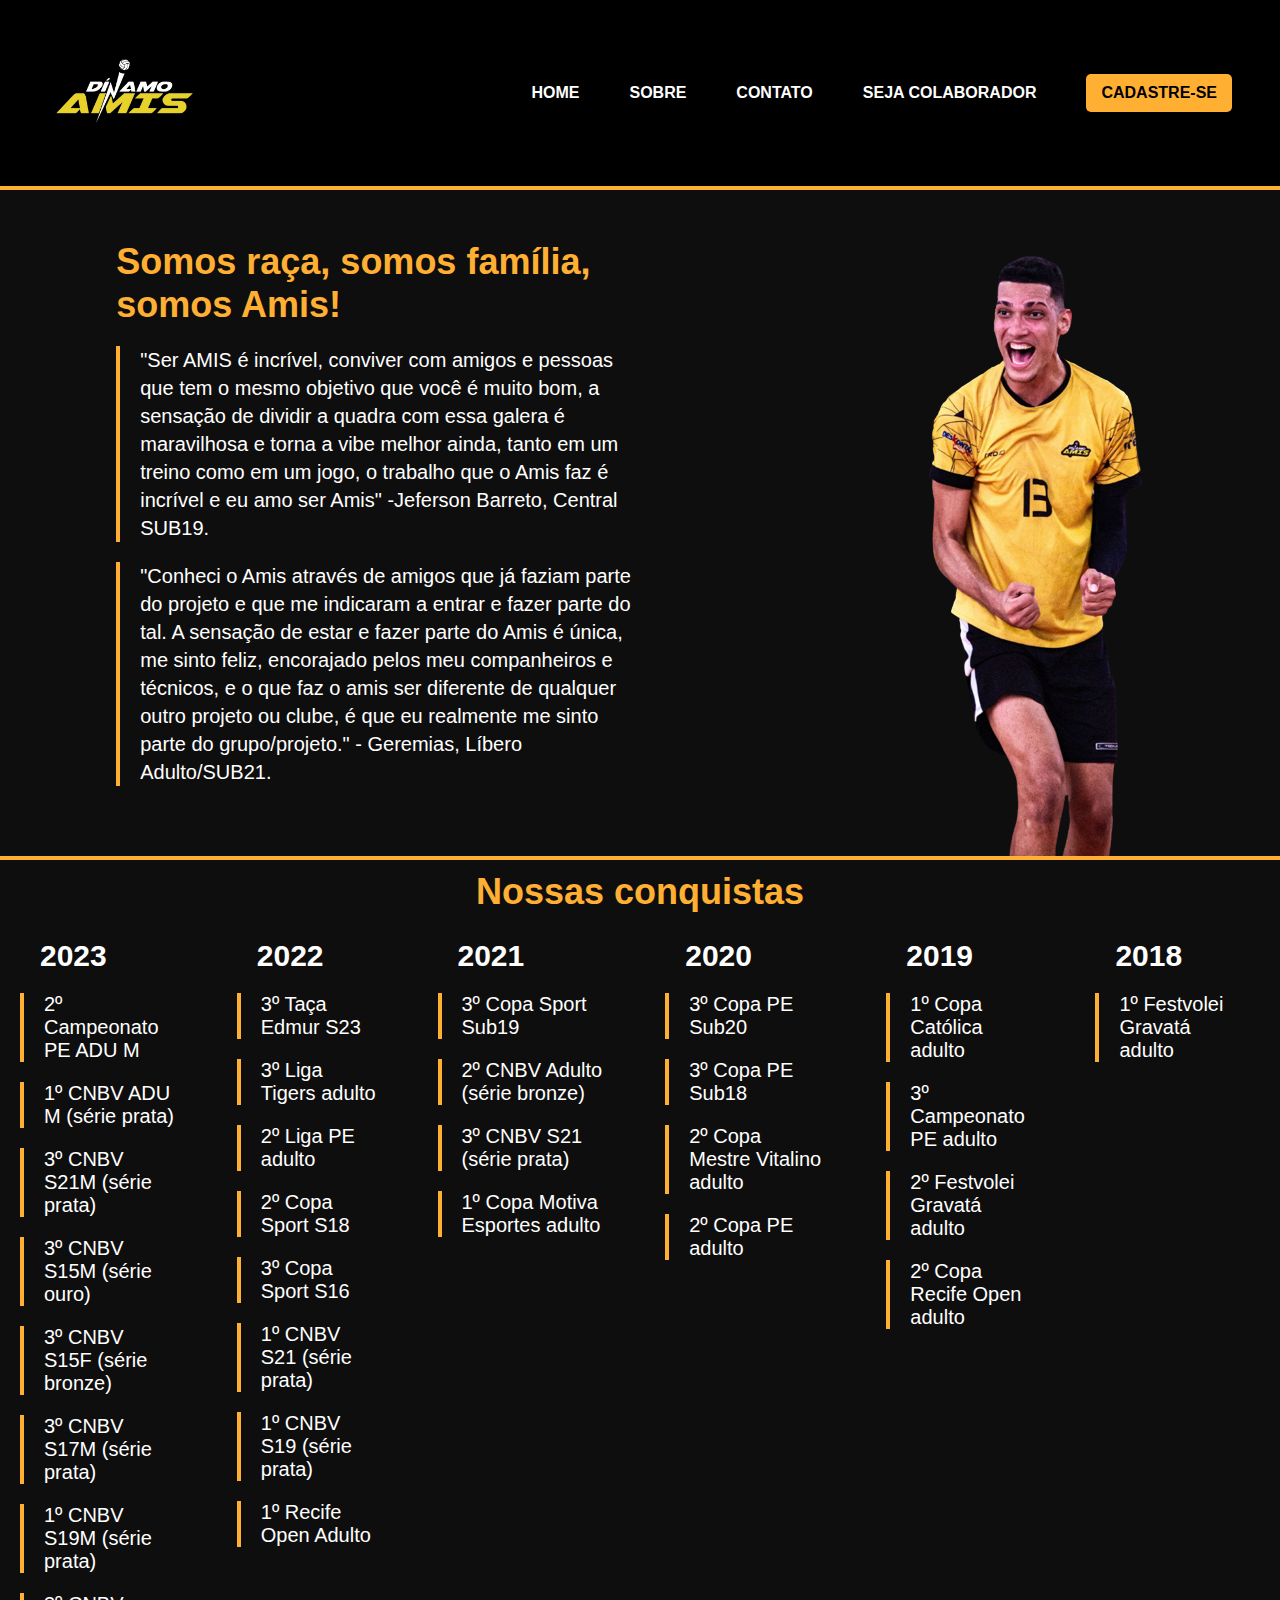
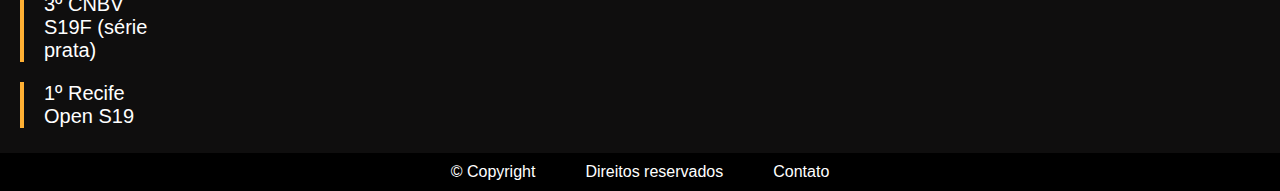
<file: index.html>
<!DOCTYPE html>
<html lang="pt-br">
<head>
    <meta charset="UTF-8">
    <meta name="viewport" content="width=device-width, initial-scale=1.0">
    <link rel="stylesheet" href="style.css">
    <title>Dinamo Amis - Home</title>
</head>
<body class="corpo">
    <header>
        <nav class="cabecalho">
            <!-- Abaixo a imagem da logo do amis -->
            <a href="#"><img src="photo_4952188457720064977_y.jpg" alt="logo" class="imagem"></a>
            <div class="opcoes">
                <ul class="lista">
                    <li class="item_lista"><a href="index.html" class="link">Home</a></li>
                    <li class="item_lista"><a href="sobre.html" class="link">Sobre</a></li>
                    <li class="item_lista"><a href="contato.html" class="link">Contato</a></li>
                    <li class="item_lista"><a href="#" class="link">Seja colaborador</a></li>
                </ul>
                <a href="cadastro.html" class="link_associado">Cadastre-se</a>
            </div>
        </nav>
    </header>

    <main>
        <div class="container_titulo">
            <h1 class="titulo_principal"></h1>
        </div>

        <section class="container_principal">
            <div class="divisao_container_principal">
                <h2 class="titulo_container_principal">Somos raça, somos família, somos Amis!</h2>
                <p class="texto_container_principal">"Ser AMIS é incrível, conviver com amigos e pessoas que tem o mesmo objetivo que você é muito bom, a sensação de dividir a quadra com essa galera é maravilhosa e torna a vibe melhor ainda, tanto em um treino como em um jogo, o trabalho que o Amis faz é incrível e eu amo ser Amis"
                     -Jeferson Barreto, Central SUB19.
                </p>

                <p class="texto_container_principal">
                "Conheci o Amis através de amigos que já faziam parte do projeto e que me indicaram a entrar e fazer parte do tal. A sensação de estar e fazer parte do Amis é única, me sinto feliz, encorajado pelos meu companheiros e técnicos, e o que faz o amis ser diferente de qualquer outro projeto ou clube, é que eu realmente me sinto parte do grupo/projeto."
                - Geremias, Líbero Adulto/SUB21.
                </p>
            </div>
            <!-- Abaixo a imagem do menino comemorando -->
            <img src="meninogritando.png" alt="foto comemorando class="img_mulher">
        </section>

        <h2 class="titulo_conquistas">Nossas conquistas</h2>

        <section class="container_conquistas">    
            <ul class="lista_conquistas">
                <li class="ano_conquistas">2023</li>
                <li class="itens_conquistas">2º Campeonato PE ADU M</li>
                <li class="itens_conquistas">1º CNBV ADU M (série prata)</li>
                <li class="itens_conquistas">3º CNBV S21M (série prata)</li>
                <li class="itens_conquistas">3º CNBV S15M (série ouro)</li>
                <li class="itens_conquistas">3º CNBV S15F (série bronze)</li>
                <li class="itens_conquistas">3º CNBV S17M (série prata)</li>
                <li class="itens_conquistas">1º CNBV S19M (série prata)</li>
                <li class="itens_conquistas">3º CNBV S19F (série prata)</li>
                <li class="itens_conquistas">1º Recife Open S19</li>
            </ul>
            <br>
            <ul class="lista_conquistas">
                <li class="ano_conquistas">2022</li>
                <li class="itens_conquistas">3º Taça Edmur S23</li>
                <li class="itens_conquistas">3º Liga Tigers adulto</li>
                <li class="itens_conquistas">2º Liga PE adulto</li>
                <li class="itens_conquistas">2º Copa Sport S18</li>
                <li class="itens_conquistas">3º Copa Sport S16</li>
                <li class="itens_conquistas">1º CNBV S21 (série prata)</li>
                <li class="itens_conquistas">1º CNBV S19 (série prata)</li>
                <li class="itens_conquistas">1º Recife Open Adulto</li>
            </ul>
            <br>
            <ul class="lista_conquistas">
                <li class="ano_conquistas">2021</li>
                <li class="itens_conquistas">3º Copa Sport Sub19</li>
                <li class="itens_conquistas">2º CNBV Adulto (série bronze)</li>
                <li class="itens_conquistas">3º CNBV S21 (série prata)</li>
                <li class="itens_conquistas">1º Copa Motiva Esportes adulto</li>
            </ul>
            <br>
            <ul class="lista_conquistas">
                <li class="ano_conquistas">2020</li>
                <li class="itens_conquistas">3º Copa PE Sub20</li>
                <li class="itens_conquistas">3º Copa PE Sub18</li>
                <li class="itens_conquistas">2º Copa Mestre Vitalino adulto</li>
                <li class="itens_conquistas">2º Copa PE adulto</li>
            </ul>
            <br>
            <ul class="lista_conquistas">
                <li class="ano_conquistas">2019</li>
                <li class="itens_conquistas">1º Copa Católica adulto</li>
                <li class="itens_conquistas">3º Campeonato PE adulto</li>
                <li class="itens_conquistas">2º Festvolei Gravatá adulto</li>
                <li class="itens_conquistas">2º Copa Recife Open adulto</li>
            </ul>
            <br>
            <ul class="lista_conquistas">
                <li class="ano_conquistas">2018</li>
                <li class="itens_conquistas">1º Festvolei Gravatá adulto</li>
            </ul>
        </section>
    </main>

    <footer class="rodape">
        <p class="texto_rodape">&copy; Copyright</p>
        <p class="texto_rodape">Direitos reservados</p>
        <a href="contato.html" class="link_rodape">Contato</a>

    </footer>
</body>
</html>
</file>
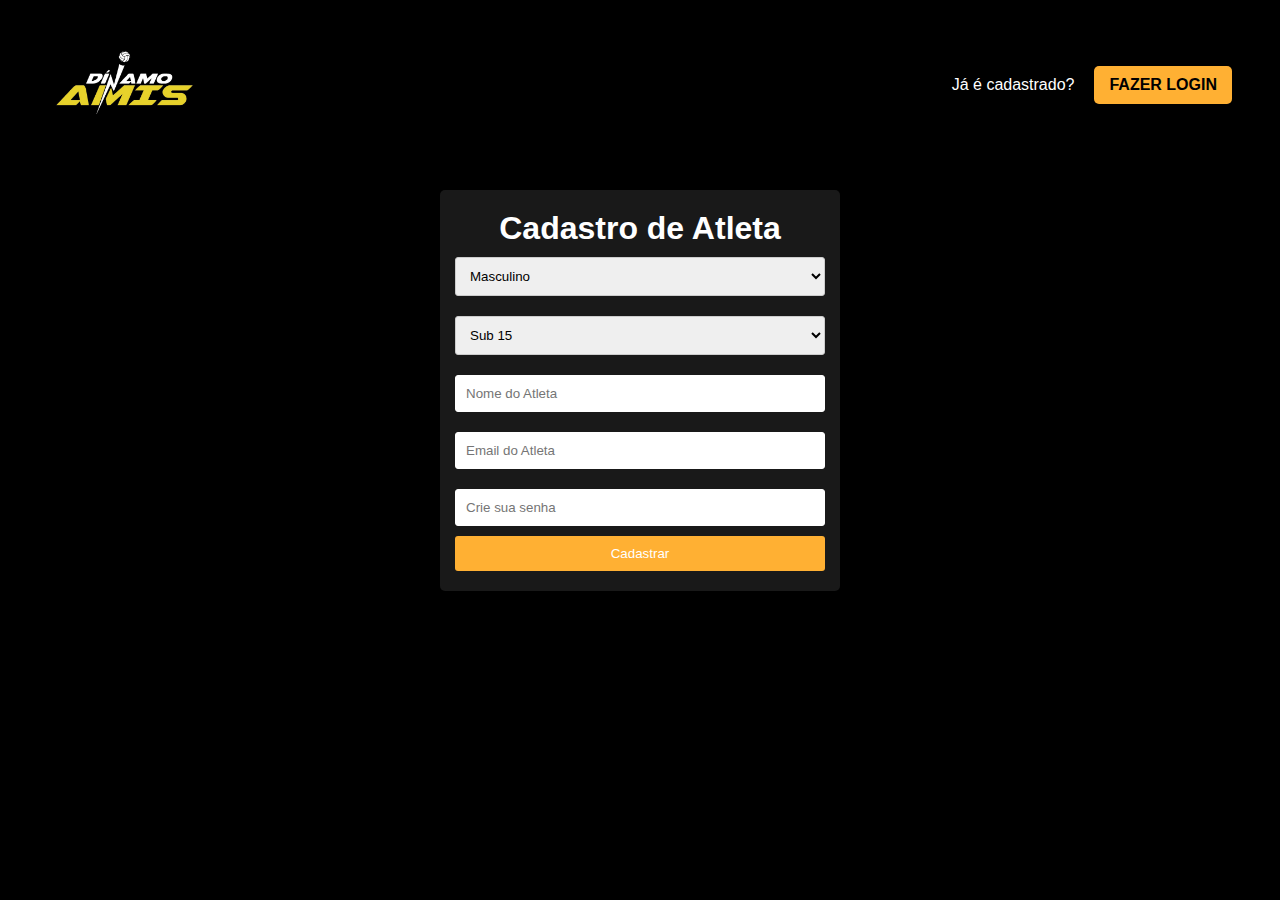
<file: cadastro.html>
<!DOCTYPE html>
<html lang="en">
  <head>
    <meta charset="UTF-8" />
    <meta name="viewport" content="width=device-width, initial-scale=1.0" />
    <link rel="stylesheet" href="cadastro.css" />
    <title>Dinamo Amis - Cadastro</title>
  </head>
  <body>
    <header>
      <nav class="cabecalho">
        <a href="#">
          <img
            src="photo_4952188457720064977_y.jpg"
            alt="logo"
            class="imagem"
          />
        </a>
        <div class="opcoes">
          <p>Já é cadastrado?</p>
          <a href="login.html" class="link_associado">Fazer Login</a>
        </div>
      </nav>
    </header>

    <div class="container">
      <h1>Cadastro de Atleta</h1>
      <form
        class="formulario"
        id="cadastroForm"
        method="post"
        action="/cadastro"
      >
        <select name="genero" id="genero">
          <option value="masculino">Masculino</option>
          <option value="feminino">Feminino</option>
        </select>
        <select name="categoria" id="categoria">
          <option value="sub15">Sub 15</option>
          <option value="sub17">Sub 17</option>
          <option value="sub19">Sub 19</option>
        </select>
        <input type="text" name="nome" placeholder="Nome do Atleta" />
        <input type="email" name="email" placeholder="Email do Atleta" />
        <input type="password" name="senha" placeholder="Crie sua senha" />
        <button type="button" onclick="cadastrar()">Cadastrar</button>
        <div id="mensagemCadastro" class="mensagem" style="display: none">
          Usuário cadastrado com sucesso!
        </div>
        <div id="mensagemErro" class="mensagem" style="display: none">
          O usuário já está cadastrado
        </div>
      </form>
    </div>

    <script>
      function cadastrar() {
        var formData = new FormData(document.getElementById("cadastroForm"));

        fetch("http://127.0.0.1:5000/cadastro", {
          method: "POST",
          body: formData,
          mode: "cors",
        })
          .then((response) => response.json())
          .then((data) => {
            if (data.status === "UsuarioExistente") {
              document.getElementById("mensagemErro").style.display = "block";
              document.getElementById("mensagemCadastro").style.display =
                "none";
            } else if (data.status === "CadastroSucesso") {
              document.getElementById("mensagemCadastro").style.display =
                "block";
              document.getElementById("mensagemErro").style.display = "none";
            } else if (data.status === "CamposVazios") {
              // Tratar campos vazios, se necessário
            } else if (data.status === "ErroServidor") {
              // Tratar erro interno do servidor, se necessário
            }
          })
          .catch((error) => {
            console.error("Erro:", error);
          });
      }
    </script>
  </body>
</html>
</file>
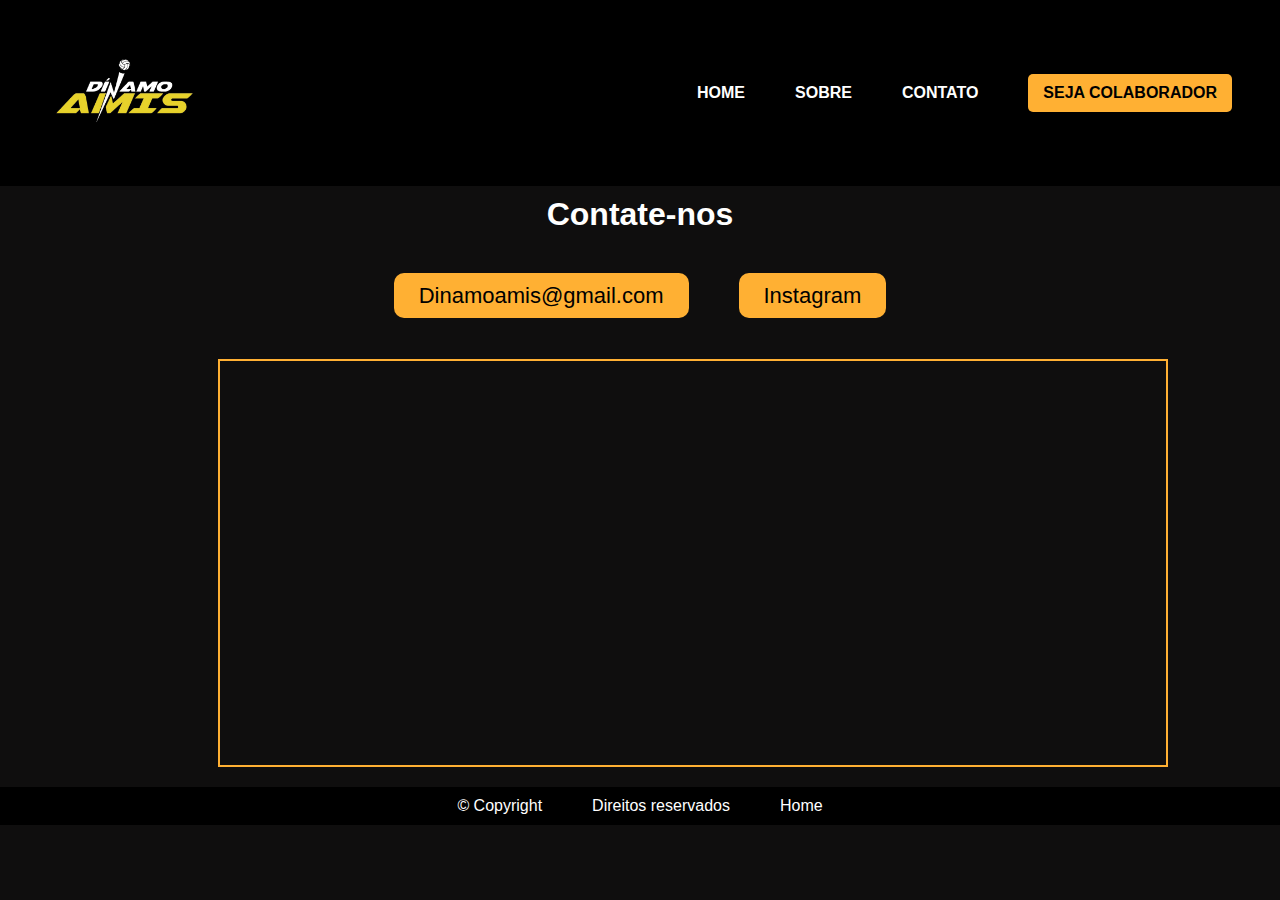
<file: contato.html>
<!DOCTYPE html>
<html lang="pt-br">
<head>
    <meta charset="UTF-8">
    <meta name="viewport" content="width=device-width, initial-scale=1.0">
    <link rel="stylesheet" href="style.css">
    <link rel="stylesheet" href="contato.css">
    <title>Dinamo Amis - Contato</title>
</head>
<body class="corpo">
    <header>
        <nav class="cabecalho">
            <!-- Abaixo a imagem da logo do amis -->
            <a href="#"><img src="photo_4952188457720064977_y.jpg" alt="logo" class="imagem"></a>
            <div class="opcoes">
                <ul class="lista">
                    <li class="item_lista"><a href="index.html" class="link">Home</a></li>
                    <li class="item_lista"><a href="sobre.html" class="link">Sobre</a></li>
                    <li class="item_lista"><a href="contato.html" class="link">Contato</a></li>
                </ul>
                <a href="#" class="link_associado">Seja colaborador</a>
            </div>
        </nav>
    </header>

    <main class="corpo">
    
        <h1 class="titulo_contato">Contate-nos</h1>

        <ul class="lista_botao">
            <li class="item_lista_botao"><a href="http://gmail.com" class="botao">Dinamoamis@gmail.com
            </a></li>
            <li class="item_lista_botao"><a href="https://www.instagram.com/amis.dav/" class="botao">Instagram</a></li>
        </ul>
        <section class="localizacao">
            <iframe src="https://www.google.com/maps/embed?pb=!1m18!1m12!1m3!1d3950.1637701756727!2d-34.927689799999996!3d-8.0847751!2m3!1f0!2f0!3f0!3m2!1i1024!2i768!4f13.1!3m3!1m2!1s0x7ab1ec0b30fdb73%3A0x5193a2d82136488f!2sAv.%20Dr.%20Jos%C3%A9%20Rufino%2C%20241%20-%20Est%C3%A2ncia%2C%20Recife%20-%20PE%2C%2050771-600!5e0!3m2!1spt-BR!2sbr!4v1695959172606!5m2!1spt-BR!2sbr" width="100%" height="400" style="border:0;" allowfullscreen="" loading="lazy" referrerpolicy="no-referrer-when-downgrade" class="mapa"></iframe>
        </section>


    </main>

    <footer class="rodape">
        <p class="texto_rodape">&copy; Copyright</p>
        <p class="texto_rodape">Direitos reservados</p>
        <a href="index.html" class="link_rodape">Home</a>

    </footer>
</body>
</html>
</file>
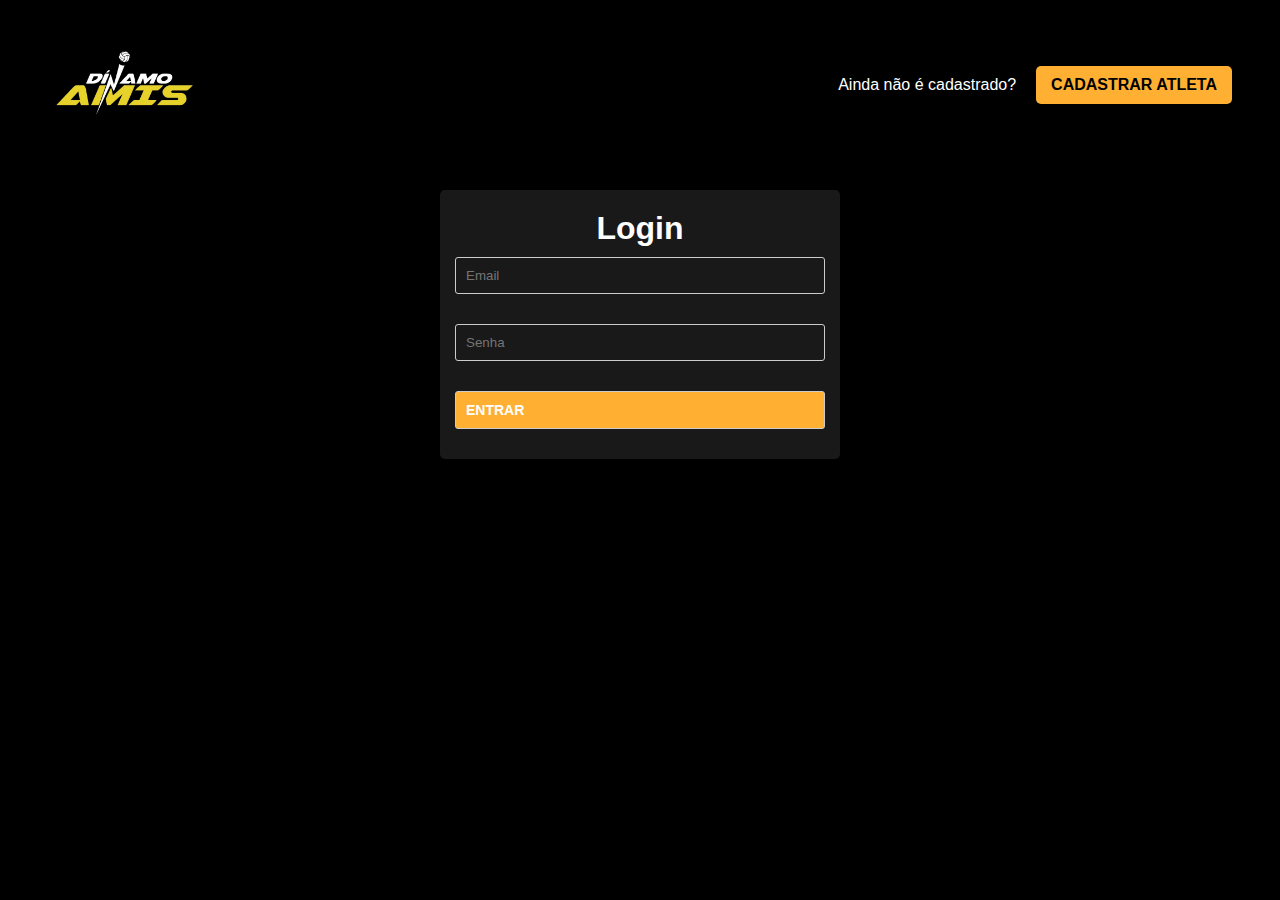
<file: login.html>
<!DOCTYPE html>
<html lang="en">
<head>
    <meta charset="UTF-8">
    <meta name="viewport" content="width=device-width, initial-scale=1.0">
    <link rel="stylesheet" href="login.css">
    <title>Dinamo Amis - Login</title>
</head>
<body class="corpo">
    
    <header>
        <nav class="cabecalho">
            <!-- Abaixo a imagem da logo do amis -->
            <a href="#"><img src="photo_4952188457720064977_y.jpg" alt="logo" class="imagem"></a>
            <div class="opcoes">
                <p>Ainda não é cadastrado?</p>
                <a href="cadastro.html" class="link_associado">Cadastrar atleta</a>
            </div>
        </nav>
    </header>

    <div class="container">
        <div class="login-container">
                <h1 class="titulo">Login</h1>
                <form class="formulario">
                    <input type="email" name="email" placeholder="Email" class="inputs">
                    <input type="password" name="password" placeholder="Senha" class="inputs">
                    <input typ
                    e="submit" value="ENTRAR" class="inputs sub">
                </form>
        </div>
    </div>
</body>
</html>
</file>
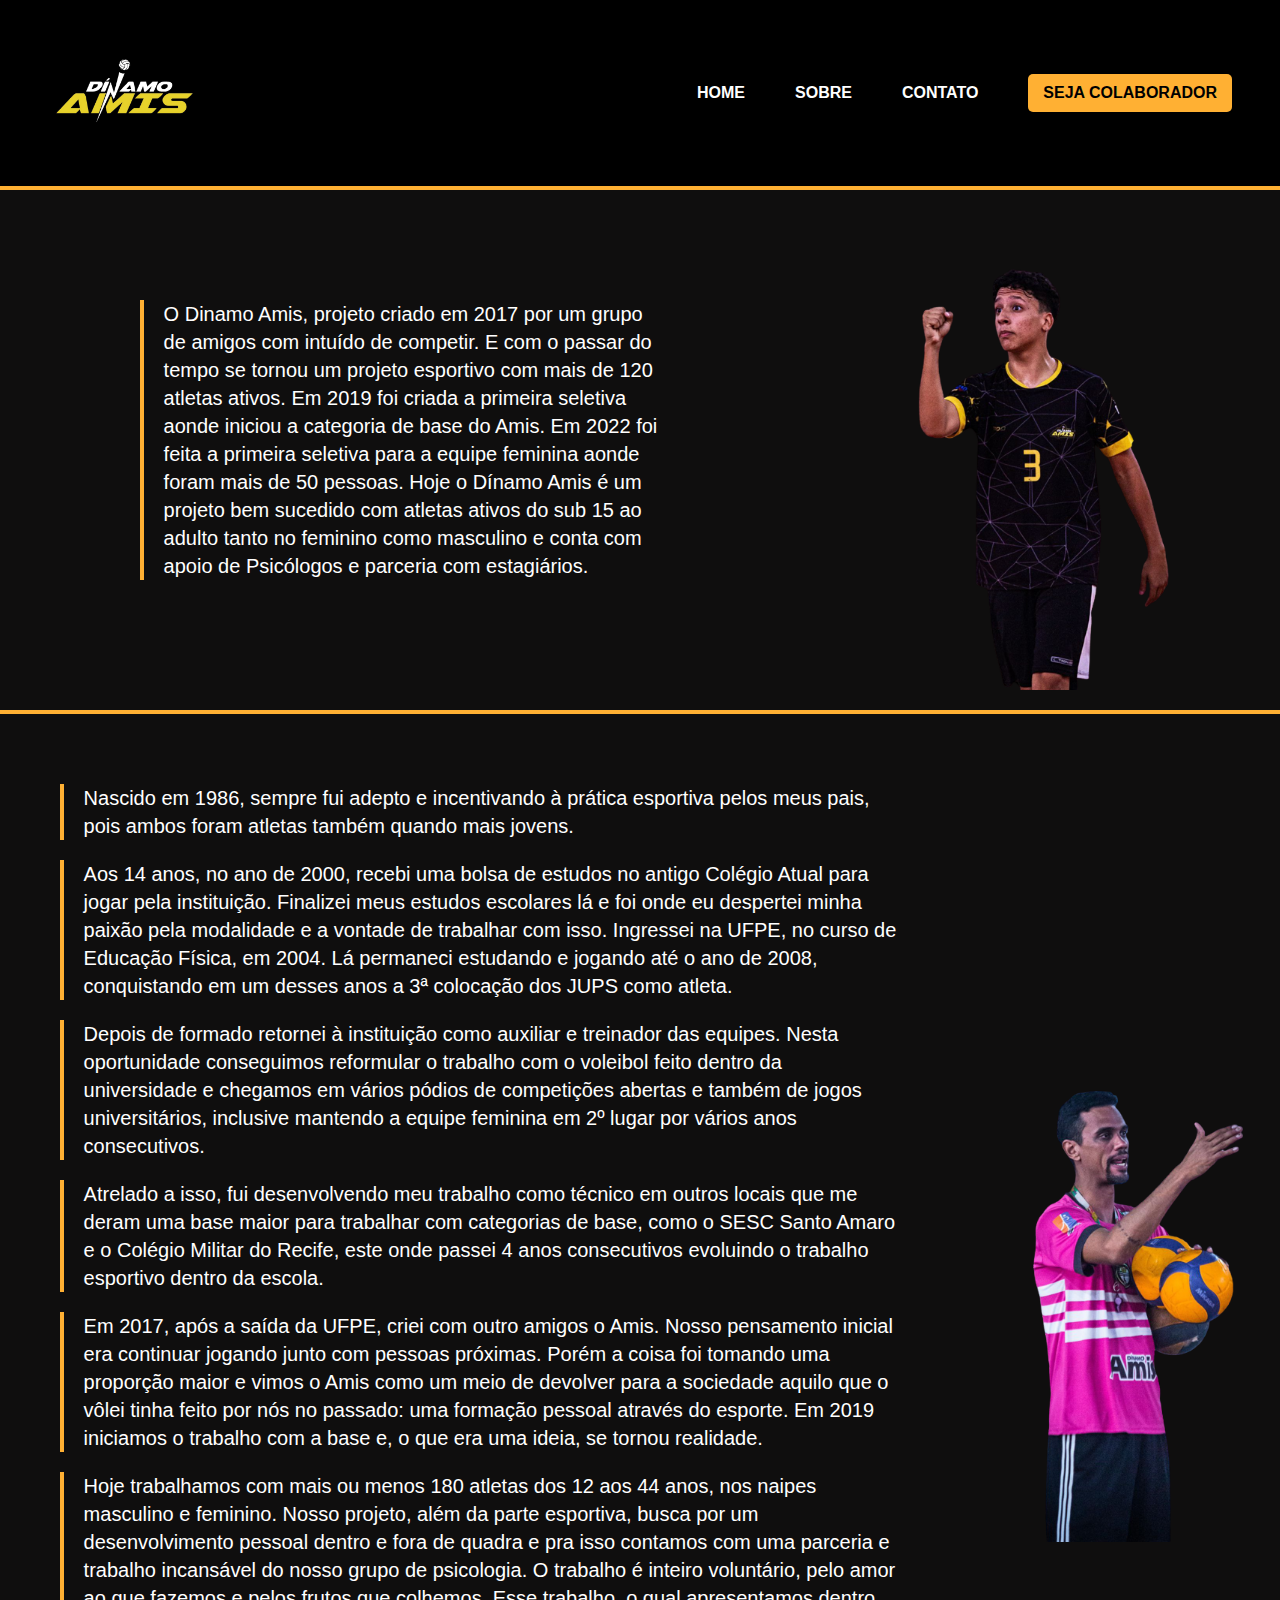
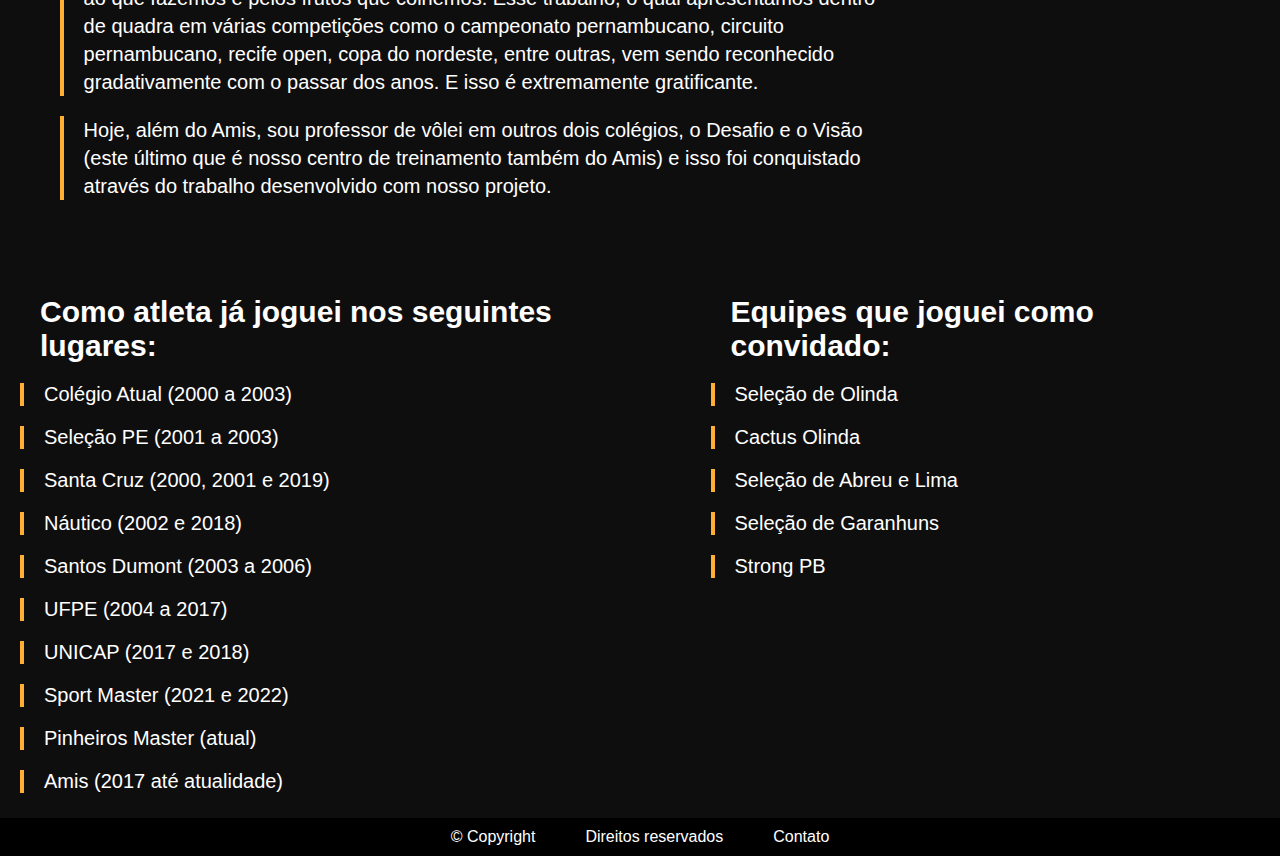
<file: sobre.html>
<!DOCTYPE html>
<html lang="pt-br">
<head>
    <meta charset="UTF-8">
    <meta name="viewport" content="width=device-width, initial-scale=1.0">
    <link rel="stylesheet" href="style.css">
    <title>Dinamo Amis - Sobre</title>
</head>
<body class="corpo">
    <header>
        <nav class="cabecalho">
            <!-- Abaixo a imagem da logo do amis -->
            <a href="#"><img src="photo_4952188457720064977_y.jpg" alt="logo" class="imagem"></a>
            <div class="opcoes">
                <ul class="lista">
                    <li class="item_lista"><a href="index.html" class="link">Home</a></li>
                    <li class="item_lista"><a href="sobre.html" class="link">Sobre</a></li>
                    <li class="item_lista"><a href="contato.html" class="link">Contato</a></li>
                </ul>
                <a href="#" class="link_associado">Seja colaborador</a>
            </div>
        </nav>
    </header>

    <main>
        <div class="container_titulo">
            <h1 class="titulo_principal"></h1>
        </div>

        <section class="container_sobre">
            <div class="divisao_container_principal">
                <p class="texto_container_principal">O Dinamo Amis, projeto criado em 2017 por um grupo de amigos com intuído de competir.
                    E com o passar do tempo se tornou um projeto esportivo com mais de 120 atletas ativos.
                    Em 2019 foi criada a primeira seletiva aonde iniciou a categoria de base do Amis.
                    Em 2022 foi feita a primeira seletiva para a equipe feminina aonde foram mais de 50 pessoas.
                    Hoje o Dínamo Amis é um projeto bem sucedido com atletas ativos do sub 15 ao adulto tanto no feminino como masculino e conta com apoio de Psicólogos e parceria com estagiários.
                </p>
            </div>
            <!-- Abaixo a imagem do menino camisa preta -->
            <img src="fotoprincia.png" alt="foto menino" class="img_mulher">
        </section>

        <section class="container_ulysses">
            <div class="divisao_container_ulysses">
                <p class="texto_container_principal">
                    Nascido em 1986, sempre fui adepto e incentivando à prática esportiva pelos meus pais, pois ambos foram atletas também quando mais jovens.
                <p class="texto_container_principal">
                    Aos 14 anos, no ano de 2000, recebi uma bolsa de estudos no antigo Colégio Atual para jogar pela instituição. Finalizei meus estudos escolares lá e foi onde eu despertei minha paixão pela modalidade e a vontade de trabalhar com isso.
Ingressei na UFPE, no curso de Educação Física, em 2004. Lá permaneci estudando e jogando até o ano de 2008, conquistando em um desses anos a 3ª colocação dos JUPS como atleta.
                </p>

                <p class="texto_container_principal">
                    Depois de formado retornei à instituição como auxiliar e treinador das equipes. Nesta oportunidade conseguimos reformular o trabalho com o voleibol feito dentro da universidade e chegamos em vários pódios de competições abertas e também de jogos universitários, inclusive mantendo a equipe feminina em 2º lugar por vários anos consecutivos.
                </p>

                <p class="texto_container_principal">
                    Atrelado a isso, fui desenvolvendo meu trabalho como técnico em outros locais que me deram uma base maior para trabalhar com categorias de base, como o SESC Santo Amaro e o Colégio Militar do Recife, este onde passei 4 anos consecutivos evoluindo o trabalho esportivo dentro da escola.
                </p>

                <p class="texto_container_principal">
                    Em 2017, após a saída da UFPE, criei com outro amigos o Amis. Nosso pensamento inicial era continuar jogando junto com pessoas próximas. Porém a coisa foi tomando uma proporção maior e vimos o Amis como um meio de devolver para a sociedade aquilo que o vôlei tinha feito por nós no passado: uma formação pessoal através do esporte. Em 2019 iniciamos o trabalho com a base e, o que era uma ideia, se tornou realidade. 
                </p>

                <p class="texto_container_principal">
                    Hoje trabalhamos com mais ou menos 180 atletas dos 12 aos 44 anos, nos naipes masculino e feminino. Nosso projeto, além da parte esportiva, busca por um desenvolvimento pessoal dentro e fora de quadra e pra isso contamos com uma parceria e trabalho incansável do nosso grupo de psicologia. O trabalho é inteiro voluntário, pelo amor ao que fazemos e pelos frutos que colhemos. Esse trabalho, o qual apresentamos dentro de quadra em várias competições como o campeonato pernambucano, circuito pernambucano, recife open, copa do nordeste, entre outras, vem sendo reconhecido gradativamente com o passar dos anos. E isso é extremamente gratificante.
                </p>

                <p class="texto_container_principal">
                    Hoje, além do Amis, sou professor de vôlei em outros dois colégios, o Desafio e o Visão (este último que é nosso centro de treinamento também do Amis) e isso foi conquistado através do trabalho desenvolvido com nosso projeto.
                </p>
                </p>
            </div>
            <!-- Abaixo a imagem do ulysses -->
            <img src="fotoulysses.png" alt="foto mulher" class="img_mulher">
        </section>

        <section class="container_conquistas">

            <ul class="lista_conquistas">
                <li class="ano_conquistas">Como atleta já joguei nos seguintes lugares:</li>
                <li class="itens_conquistas">Colégio Atual (2000 a 2003)</li>
                <li class="itens_conquistas">Seleção PE (2001 a 2003)</li>
                <li class="itens_conquistas">Santa Cruz (2000, 2001 e 2019)</li>
                <li class="itens_conquistas">Náutico (2002 e 2018)</li>
                <li class="itens_conquistas">Santos Dumont (2003 a 2006)</li>
                <li class="itens_conquistas">UFPE (2004 a 2017)</li>
                <li class="itens_conquistas">UNICAP (2017 e 2018)</li>
                <li class="itens_conquistas">Sport Master (2021 e 2022)</li>
                <li class="itens_conquistas">Pinheiros Master (atual)</li>
                <li class="itens_conquistas">Amis (2017 até atualidade)</li>
            </ul>


            <ul class="lista_conquistas">
                <li class="ano_conquistas">Equipes que joguei como convidado:</li>
                <li class="itens_conquistas">Seleção de Olinda</li>
                <li class="itens_conquistas">Cactus Olinda</li>
                <li class="itens_conquistas">Seleção de Abreu e Lima</li>
                <li class="itens_conquistas">Seleção de Garanhuns</li>
                <li class="itens_conquistas">Strong PB</li>
            </ul>

        </section>
    </main>

    <footer class="rodape">
        <p class="texto_rodape">&copy; Copyright</p>
        <p class="texto_rodape">Direitos reservados</p>
        <a href="contato.html" class="link_rodape">Contato</a>

    </footer>
</body>
</html>
</file>
<file: style.css>
* {
    box-sizing: border-box;
    padding: 0;
    margin: 0;
    font-family: Arial, Helvetica, sans-serif;
}

.cabecalho {
    display: flex;
    justify-content: space-between;
    padding: 1rem 3rem;
    background-color: #000;
}

.opcoes {
    display: flex;
    align-items: center;
    gap: 50px;
}

.imagem {
    height: 150px;
}

.lista {
    display: flex;
    align-items: center;
    gap: 50px;
    list-style: none;
}

.item_lista {
    text-transform: uppercase;
    font-weight: 600;
    cursor: pointer;
}

.link {
    text-decoration: none;
    color: #fff;
}

.link:hover {
    transition: 0.5s;
    color: #ffb033;
    font-size: 17px;
}

.link_associado {
    background-color: #ffb033;
    color: #000;
    padding: 10px 15px;
    border-radius: 5px;
    text-decoration: none;
    text-transform: uppercase;
    font-weight: 600;
}

.link_associado:hover {
    transition: 0.5s;
    background-color: #da8907;
}

.corpo {
    background-color: #0f0e0e;
}

.container_titulo {
    background-color: #ffb033;
    padding: 2px;
    text-align: center;
}

.titulo_principal {
    text-transform: uppercase;
    color: #fff;
    text-shadow: 0 0 8px #004078; 
    font-size: 36px;
    font-family:'Gill Sans', 'Gill Sans MT', Calibri, 'Trebuchet MS', sans-serif;
}

.container_principal {
    display: flex;
    justify-content: space-around;
    align-items: center;
    border-bottom: 4px solid #ffb033;
}

.container_sobre{
    display: flex;
    justify-content: space-around;
    align-items: center;
    border-bottom: 4px solid #ffb033;
    padding-bottom: 20px;
}

.container_ulysses {
    display: flex;
    justify-content: space-around;
    align-items: center;
}

.divisao_container_principal {
    padding: 50px 50px;
    max-width: 50%;
}

.divisao_container_ulysses {
    padding: 50px 50px;
    max-width: 75%;
}

.titulo_container_principal {
    font-size: 36px;
    line-height: 1.2;
    color: #ffb033;
    font-weight: 900;
}

.texto_container_principal {
    border-left: 4px solid#ffb033;
    margin: 20px 0;
    padding: 0 20px;
    font-size: 20px;
    color: #fff;
    line-height: 1.4;
}

.img_mulher {
    height: 500px;
}

.container_conquistas {
    display: flex;
    justify-content: space-around
}

.titulo_conquistas {
    font-size: 36px;
    margin-top: 10px;
    line-height: 1.2;
    color: #ffb033;
    font-weight: 900;
    text-align: center;
}

.lista_conquistas {
    
    margin: 5px 20px;
    list-style: none;
}

.ano_conquistas {
    margin: 20px 0;
    padding: 0 20px;
    font-size: 20px;
    color: #fff;
    font-size: 30px;
    font-weight: 900;
}

.itens_conquistas{
    border-left: 4px solid#ffb033;
    margin: 20px 0;
    padding: 0 20px;
    font-size: 20px;
    color: #fff;
}

.rodape {
    background-color: #000;
    padding: 10px;
    display: flex;
    gap: 50px;
    justify-content: center;
    align-items: center;
    color: #fff;
}

.link_rodape {
    text-decoration: none;
    color: #fff;
}

@media (max-width: 767px) {
    .cabecalho {
        padding: 0.5rem 1rem; 
        align-items: center;
    }

    .imagem {
        height: 20px;
    }

    .opcoes {
        gap: 20px; 
    }

    .lista {
        flex-direction: column; 
        gap: 10px; 
    }

    .item_lista {
        font-size: 14px; 
    }

    .link_associado {
        padding: 0.3rem 0.5rem;
        font-size: 7px;
    }

    .container_principal {
        flex-direction: column-reverse; 
        text-align: center; 
    }

    .divisao_container_principal {
        padding: 20px; 
        max-width: 100%;
    }

    .img_mulher {
        height: auto; 
        max-width: 100%;
    }
}
</file>
<file: cadastro.css>
* {
  box-sizing: border-box;
  margin: 0;
  padding: 0;
  font-family: Arial, Helvetica, sans-serif;
}

.cabecalho {
  display: flex;
  justify-content: space-between;
  padding: 0.5rem 3rem;
  background-color: #000;
}

.opcoes {
  display: flex;
  align-items: center;
  gap: 20px;
}

.imagem {
  height: 150px;
}

.lista {
  display: flex;
  align-items: center;
  gap: 50px;
  list-style: none;
}

.item_lista {
  text-transform: uppercase;
  font-weight: 600;
  cursor: pointer;
}

.link {
  text-decoration: none;
  color: #fff;
}

.link:hover {
  transition: 0.5s;
  color: #ffb033;
  font-size: 17px;
}

.link_associado {
  background-color: #ffb033;
  color: #000;
  padding: 10px 15px;
  border-radius: 5px;
  text-decoration: none;
  text-transform: uppercase;
  font-weight: 600;
}

.link_associado:hover {
  transition: 0.5s;
  background-color: #da8907;
}

body {
  font-family: Arial, sans-serif;
  background-color: #000;
  margin: 0;
  padding: 0;
  color: #fff;
}

.container {
  background-color: #191919;
  border-radius: 5px;
  box-shadow: 0 0 10px rgba(0, 0, 0, 0.1);
  text-align: center;
  padding: 20px 15px;
  width: 400px;
  margin: 0 auto;
  margin-top: 20px;
}

.formulario input {
  width: 100%;
  padding: 10px;
  margin: 10px 0;
  border: 1px solid #fff;
  border-radius: 3px;
}

.formulario select {
  width: 100%;
  padding: 10px;
  margin: 10px 0;
  border: 1px solid #ccc;
  border-radius: 3px;
}

.formulario button {
  width: 100%;
  padding: 10px;
  background-color: #ffb033;
  color: #fff;
  border: none;
  border-radius: 3px;
  cursor: pointer;
}

.formulario button:hover {
  transition: 0.5s;
  background-color: #da8907;
}
#mensagemCadastro {
  color: #ffb033;
  padding-top: 15px;
  display: none;
}

#mensagemErro {
  color: #ffb033;
  padding-top: 15px;
  display: none;
}

.mensagem {
  color: #ffb033;
  padding-top: 15px;
  display: none;
}
</file>
<file: contato.css>
.titulo_contato {
    text-align: center;
    color: #fff;
    padding: 10px 0 0 0;
}

.lista_botao {
    display: flex;
    gap: 50px;
    list-style: none;
    justify-content: center;
    align-items: center;
    margin: 50px 0;
}


.botao {
    background-color: #ffb033;
    text-decoration: none;
    padding: 10px 25px;
    border-radius: 10px;
    color: #000;
    font-size: 22px;
}

.localizacao {
    width: 950px;
    margin: auto;
    border: 2px solid #ffb033;
    margin: 20px 17%;
}
</file>
<file: login.css>
* {
    box-sizing: border-box;
    margin: 0;
    padding: 0;
    color: #fff;
    font-family: Arial, Helvetica, sans-serif;
}

.cabecalho {
    display: flex;
    justify-content: space-between;
    padding: 0.5rem 3rem;
    background-color: #000;
}

.opcoes {
    display: flex;
    align-items: center;
    gap: 20px;
}

.imagem {
    height: 150px;
}

.lista {
    display: flex;
    align-items: center;
    gap: 50px;
    list-style: none;
}

.item_lista {
    text-transform: uppercase;
    font-weight: 600;
    cursor: pointer;
}

.link {
    text-decoration: none;
    color: #fff;
}

.link:hover {
    transition: 0.5s;
    color: #ffb033;
    font-size: 17px;
}

.link_associado {
    background-color: #ffb033;
    color: #000;
    padding: 10px 15px;
    border-radius: 5px;
    text-decoration: none;
    text-transform: uppercase;
    font-weight: 600;
}

.link_associado:hover {
    transition: 0.5s;
    background-color: #da8907;
}

.corpo {
    background-color: #000;
}

.container {
    background-color: #191919;
    border-radius: 5px;
    box-shadow: 0 0 10px rgba(0, 0, 0, 0.1);
    text-align: center;
    padding: 20px 15px;
    width: 400px;
    margin: 0 auto;
    margin-top: 20px;
}

.logoamis {
    height: 300px;

}

.titulo{
    color: #fff;
}

.login-container input{
        width: 100%;
        padding: 10px;
        margin: 10px 0;
        border: 1px solid #ccc;
        border-radius: 3px;
}

.inputs {
    color: #fff;
    background: transparent;
}

.sub {
    cursor: pointer;
    font-weight: bold;
    font-size: 14px;
    background-color: #ffb033;
    border: none;
}

.sub:hover {
    transition: 0.5s;
    background-color: #da8907;
}

.formulario {
    display: flex;
    flex-direction: column;
    gap: 10px;
    border: none;
    justify-content: center;
}
</file>
